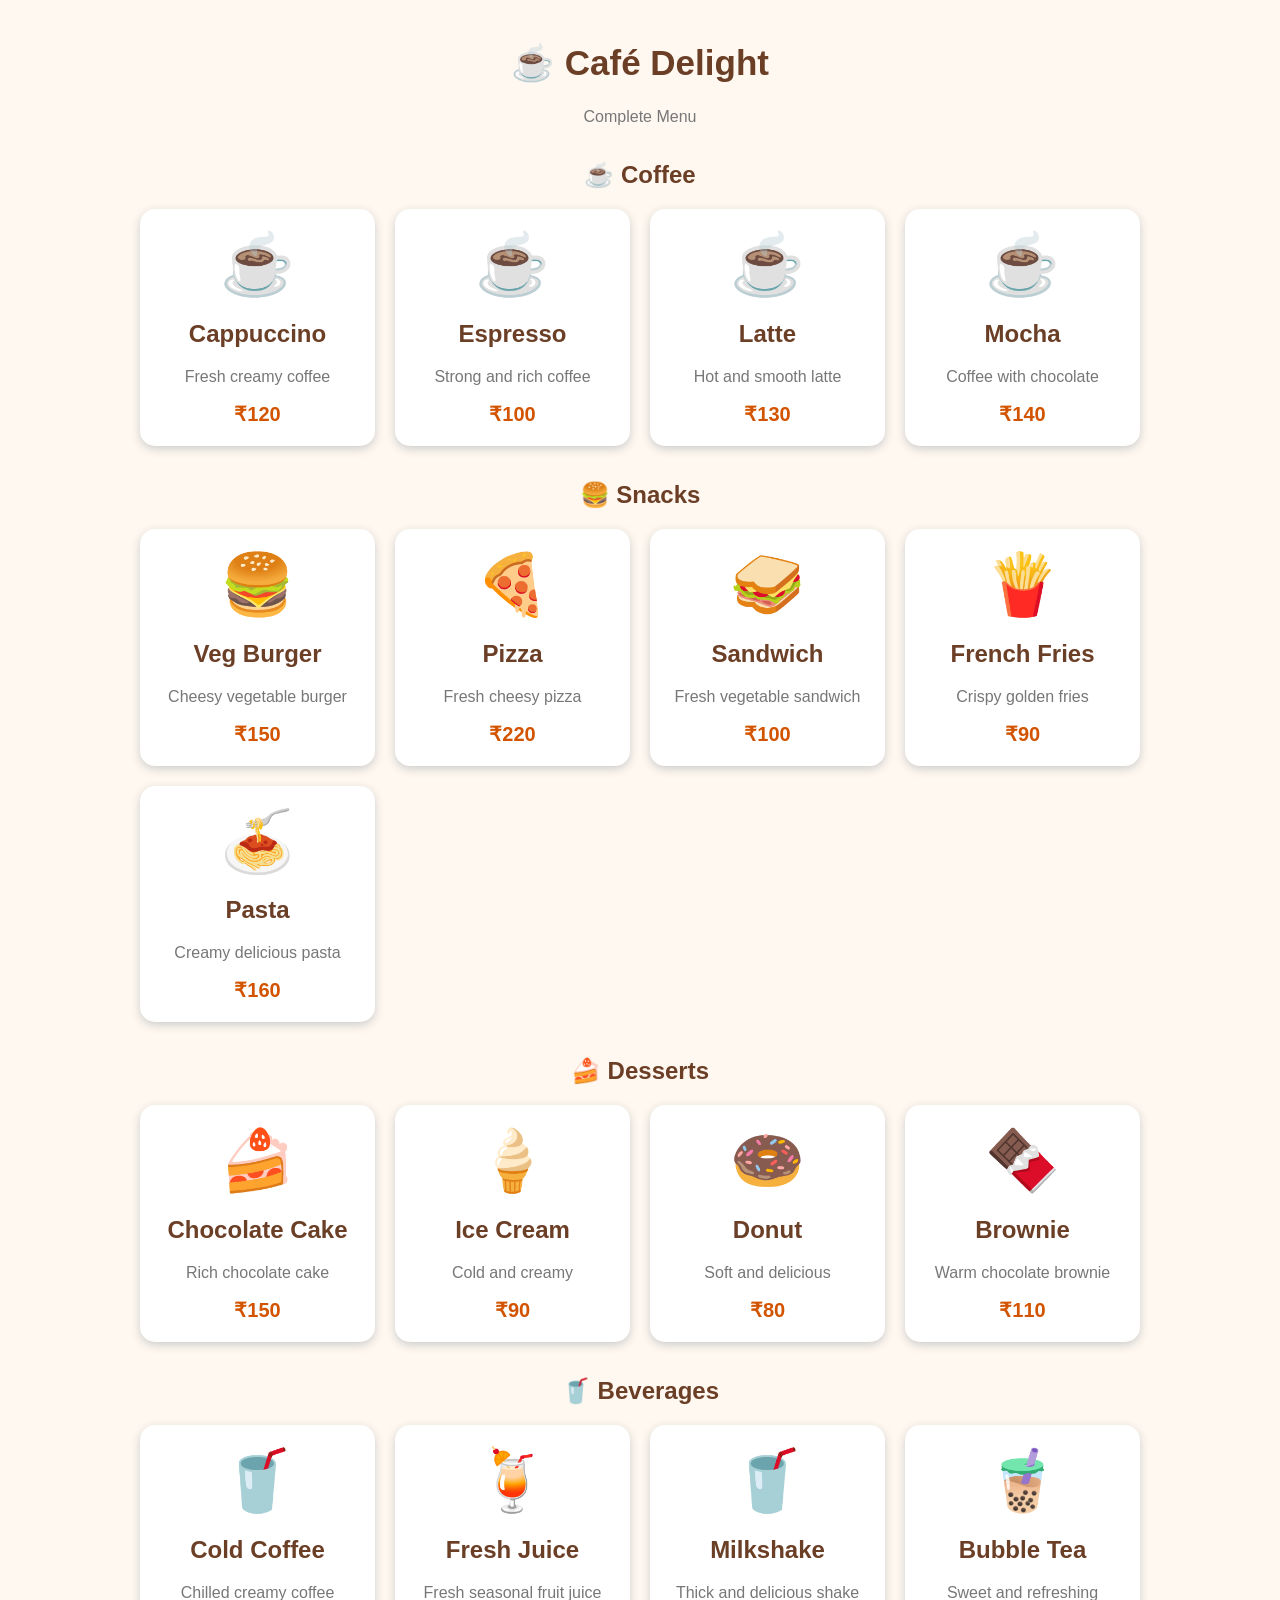
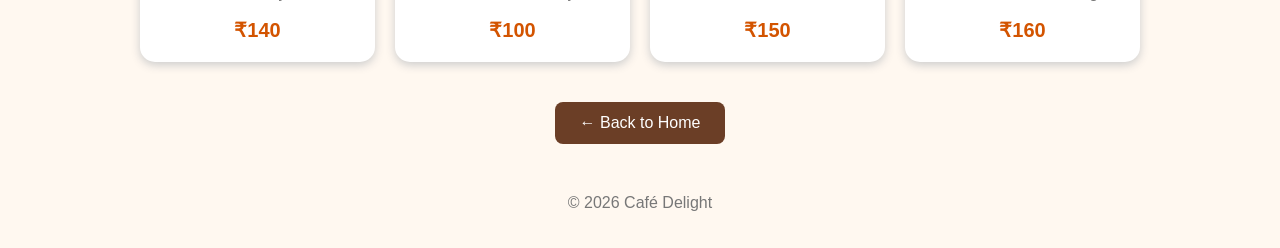
<file: menu.html>
<!DOCTYPE html>
<html>
<head>
    <title>Café Delight - Full Menu</title>

    <!-- Same external CSS -->
    <link rel="stylesheet" href="style.css">
</head>

<body>

    <header>
        <h1>☕ Café Delight</h1>
        <p>Complete Menu</p>
    </header>


    <!-- COFFEE -->

    <h2 class="section-title">☕ Coffee</h2>

    <div class="menu">

        <div class="item">
            <div class="food-icon">☕</div>
            <h2>Cappuccino</h2>
            <p>Fresh creamy coffee</p>
            <span>₹120</span>
        </div>

        <div class="item">
            <div class="food-icon">☕</div>
            <h2>Espresso</h2>
            <p>Strong and rich coffee</p>
            <span>₹100</span>
        </div>

        <div class="item">
            <div class="food-icon">☕</div>
            <h2>Latte</h2>
            <p>Hot and smooth latte</p>
            <span>₹130</span>
        </div>

        <div class="item">
            <div class="food-icon">☕</div>
            <h2>Mocha</h2>
            <p>Coffee with chocolate</p>
            <span>₹140</span>
        </div>

    </div>


    <!-- SNACKS -->

    <h2 class="section-title">🍔 Snacks</h2>

    <div class="menu">

        <div class="item">
            <div class="food-icon">🍔</div>
            <h2>Veg Burger</h2>
            <p>Cheesy vegetable burger</p>
            <span>₹150</span>
        </div>

        <div class="item">
            <div class="food-icon">🍕</div>
            <h2>Pizza</h2>
            <p>Fresh cheesy pizza</p>
            <span>₹220</span>
        </div>

        <div class="item">
            <div class="food-icon">🥪</div>
            <h2>Sandwich</h2>
            <p>Fresh vegetable sandwich</p>
            <span>₹100</span>
        </div>

        <div class="item">
            <div class="food-icon">🍟</div>
            <h2>French Fries</h2>
            <p>Crispy golden fries</p>
            <span>₹90</span>
        </div>

        <div class="item">
            <div class="food-icon">🍝</div>
            <h2>Pasta</h2>
            <p>Creamy delicious pasta</p>
            <span>₹160</span>
        </div>

    </div>


    <!-- DESSERTS -->

    <h2 class="section-title">🍰 Desserts</h2>

    <div class="menu">

        <div class="item">
            <div class="food-icon">🍰</div>
            <h2>Chocolate Cake</h2>
            <p>Rich chocolate cake</p>
            <span>₹150</span>
        </div>

        <div class="item">
            <div class="food-icon">🍦</div>
            <h2>Ice Cream</h2>
            <p>Cold and creamy</p>
            <span>₹90</span>
        </div>

        <div class="item">
            <div class="food-icon">🍩</div>
            <h2>Donut</h2>
            <p>Soft and delicious</p>
            <span>₹80</span>
        </div>

        <div class="item">
            <div class="food-icon">🍫</div>
            <h2>Brownie</h2>
            <p>Warm chocolate brownie</p>
            <span>₹110</span>
        </div>

    </div>


    <!-- BEVERAGES -->

    <h2 class="section-title">🥤 Beverages</h2>

    <div class="menu">

        <div class="item">
            <div class="food-icon">🥤</div>
            <h2>Cold Coffee</h2>
            <p>Chilled creamy coffee</p>
            <span>₹140</span>
        </div>

        <div class="item">
            <div class="food-icon">🍹</div>
            <h2>Fresh Juice</h2>
            <p>Fresh seasonal fruit juice</p>
            <span>₹100</span>
        </div>

        <div class="item">
            <div class="food-icon">🥤</div>
            <h2>Milkshake</h2>
            <p>Thick and delicious shake</p>
            <span>₹150</span>
        </div>

        <div class="item">
            <div class="food-icon">🧋</div>
            <h2>Bubble Tea</h2>
            <p>Sweet and refreshing</p>
            <span>₹160</span>
        </div>

    </div>


    <a href="index.html" class="back-button">
        ← Back to Home
    </a>


    <footer>
        <p>© 2026 Café Delight</p>
    </footer>

</body>
</html>
</file>
<file: style.css>
* {
    box-sizing: border-box;
}

body {
    font-family: Arial, sans-serif;
    background-color: #fff8f0;
    margin: 0;
    padding: 20px;
}


/* HEADER */

header {
    text-align: center;
    margin-bottom: 30px;
}

header h1 {
    color: #6b3e26;
    font-size: 35px;
}

header p {
    color: #777;
}


/* SECTION TITLE */

.section-title {
    text-align: center;
    color: #6b3e26;
    margin-top: 35px;
    margin-bottom: 20px;
}


/* MENU */

.menu {
    display: grid;
    grid-template-columns: repeat(auto-fit, minmax(210px, 1fr));
    gap: 20px;
    max-width: 1000px;
    margin: auto;
}


/* FOOD CARD */

.item {
    background-color: white;
    padding: 20px;
    text-align: center;
    border-radius: 15px;
    box-shadow: 0 3px 10px #ccc;
}

.item:hover {
    transform: translateY(-3px);
}

.food-icon {
    font-size: 60px;
    margin-bottom: 10px;
}

.item h2 {
    color: #6b3e26;
}

.item p {
    color: #777;
}

.item span {
    color: #d35400;
    font-size: 20px;
    font-weight: bold;
}


/* QR CODE */

.qr-section {
    background-color: white;
    max-width: 400px;
    margin: 45px auto;
    padding: 25px;
    text-align: center;
    border-radius: 15px;
    box-shadow: 0 3px 12px #ccc;
}

.qr-section h2 {
    color: #6b3e26;
}

.qr-section p {
    color: #777;
}

.qr {
    width: 200px;
    height: 200px;
    margin: 15px;
}

.scan-text {
    font-weight: bold;
}


/* BACK BUTTON */

.back-button {
    display: block;
    width: 170px;
    margin: 40px auto;
    padding: 12px;
    text-align: center;
    background-color: #6b3e26;
    color: white;
    text-decoration: none;
    border-radius: 8px;
}


/* FOOTER */

footer {
    text-align: center;
    margin-top: 50px;
    color: #777;
}


/* MOBILE */

@media (max-width: 600px) {

    body {
        padding: 10px;
    }

    header h1 {
        font-size: 28px;
    }

    .menu {
        grid-template-columns: 1fr;
    }

    .qr-section {
        margin: 30px 10px;
    }

}
</file>
